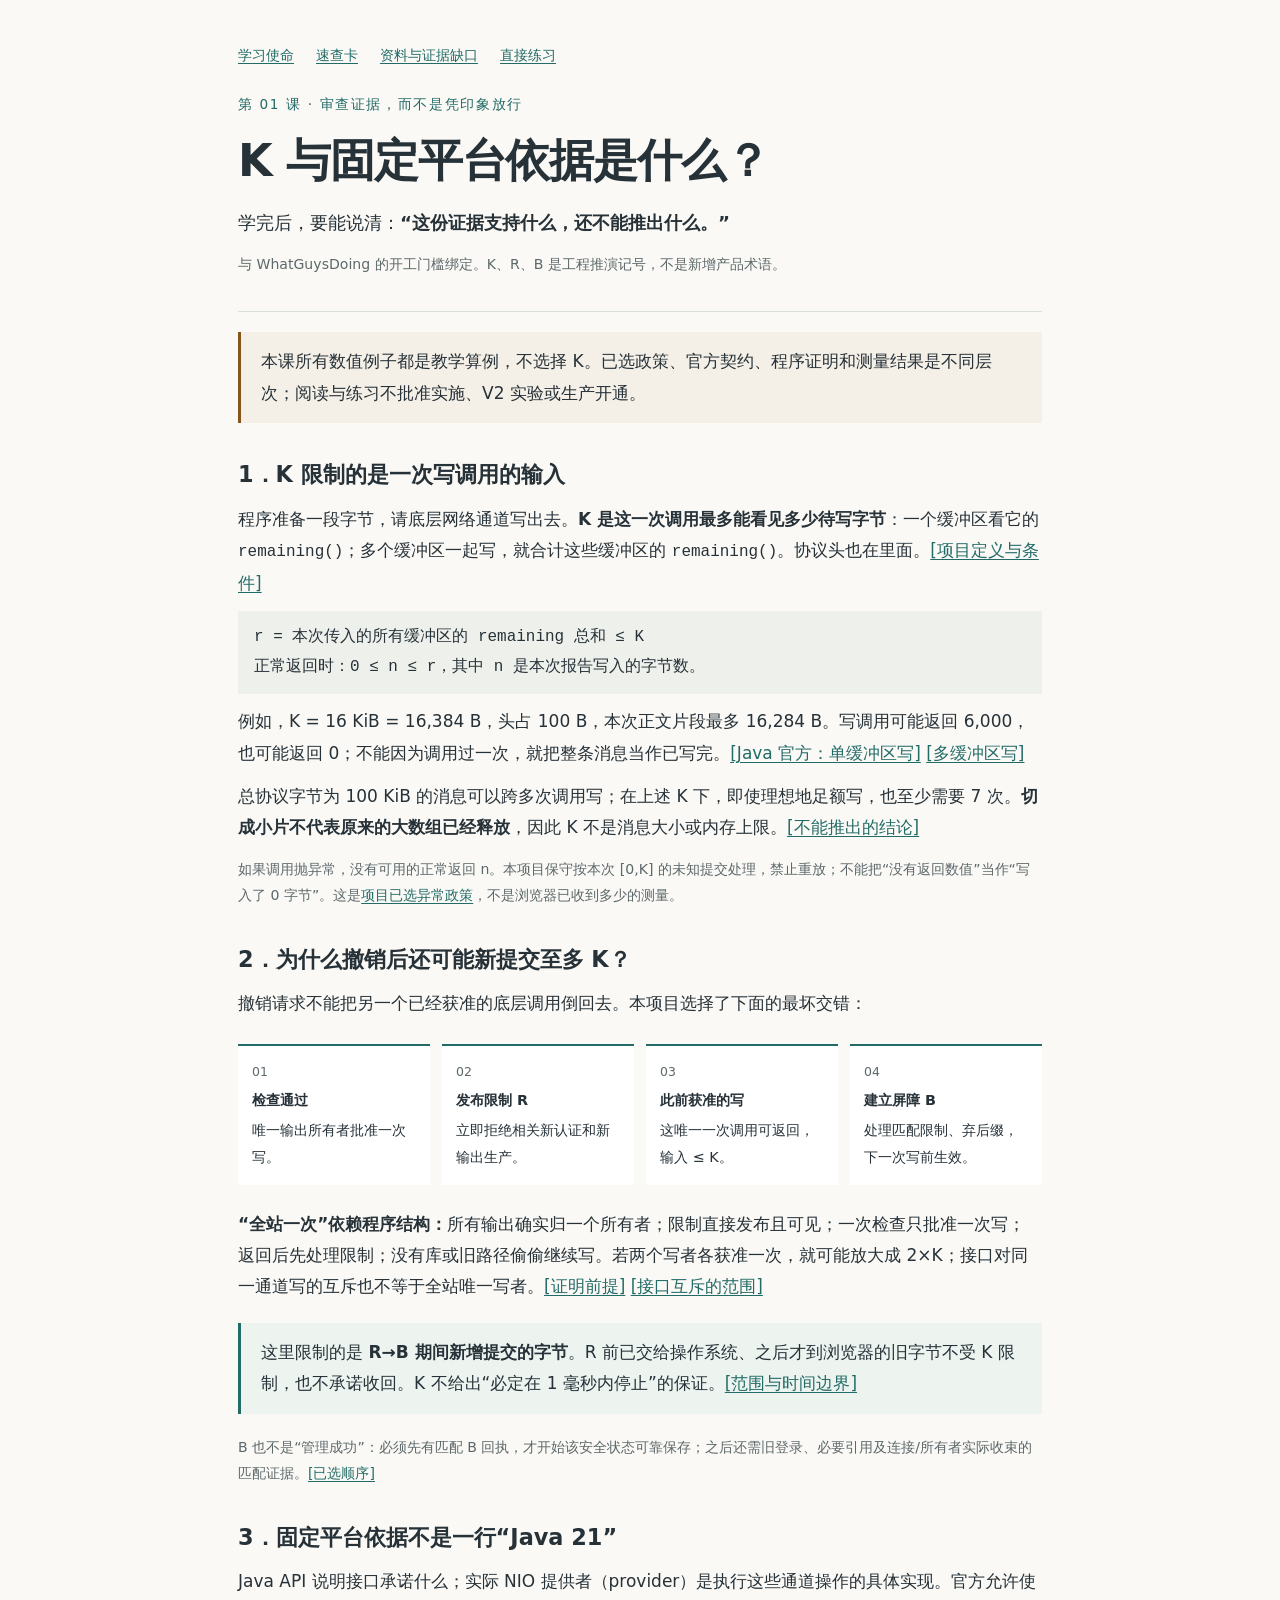
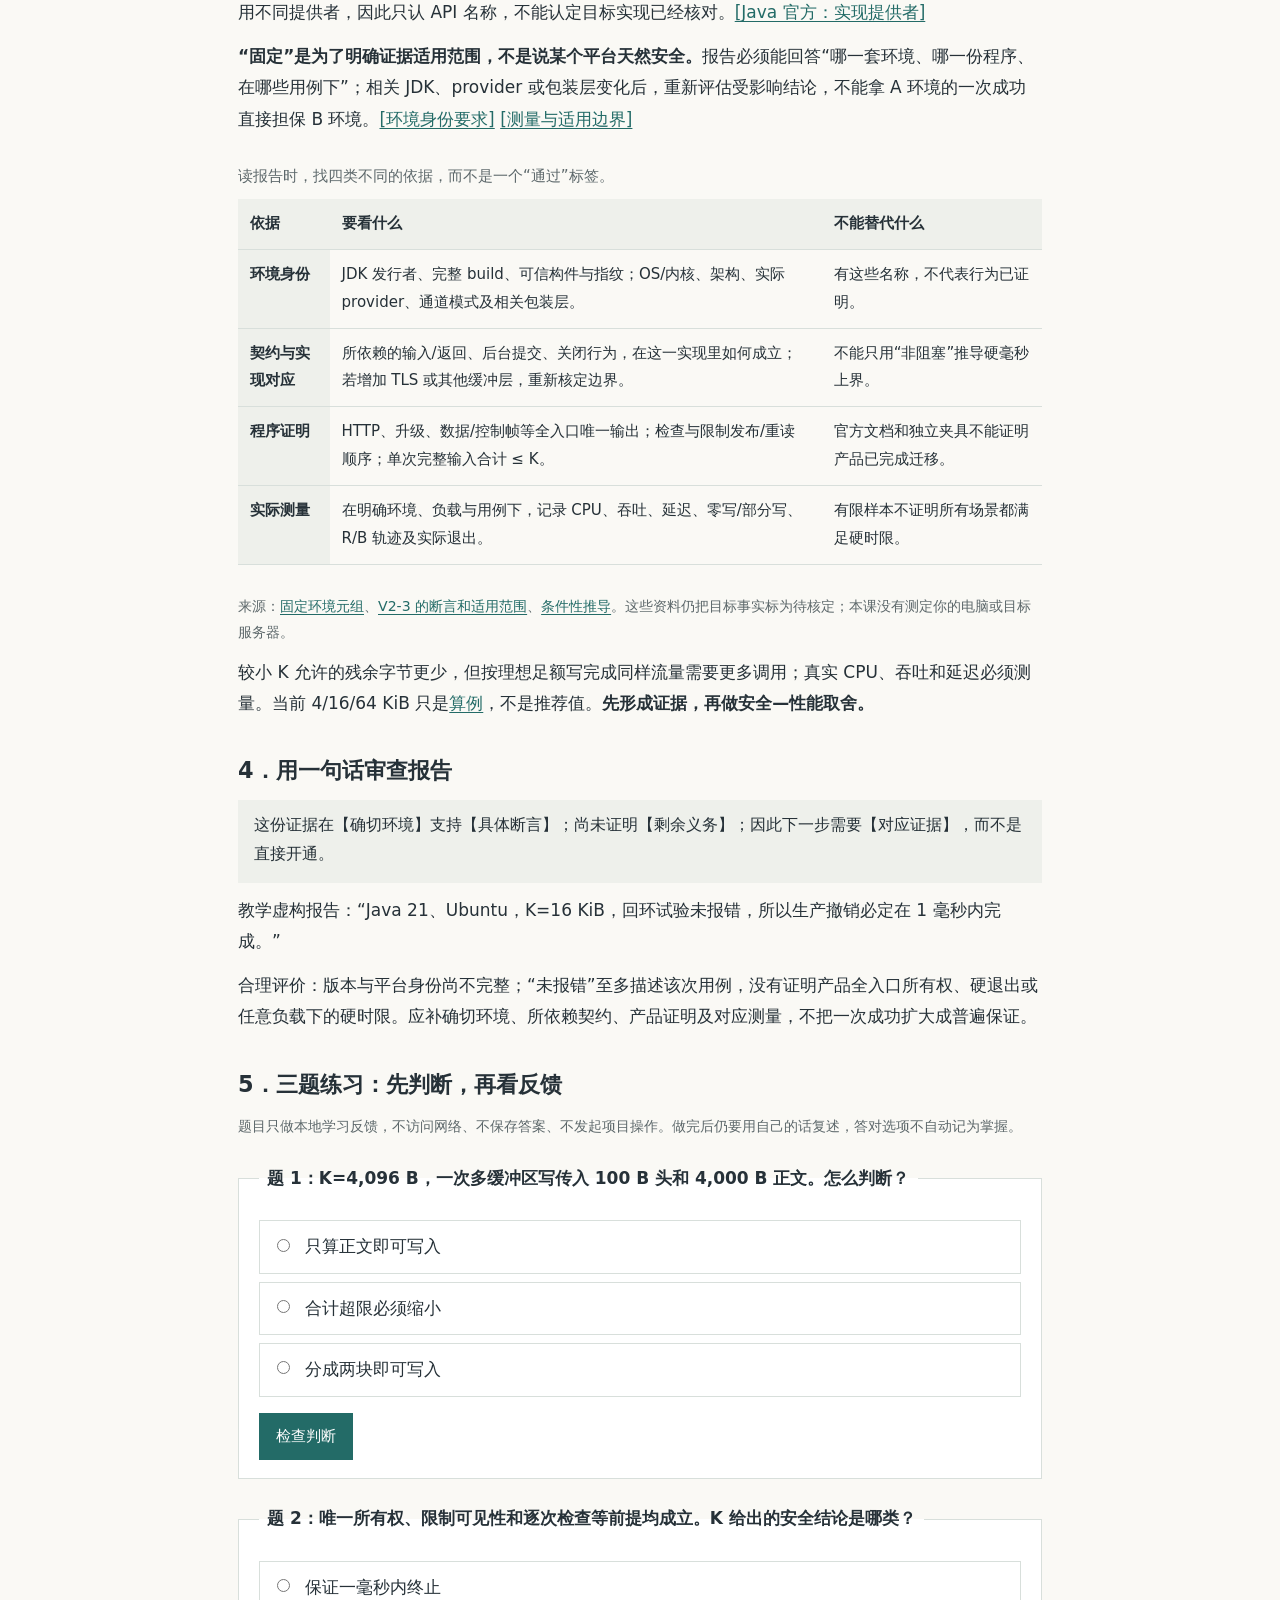
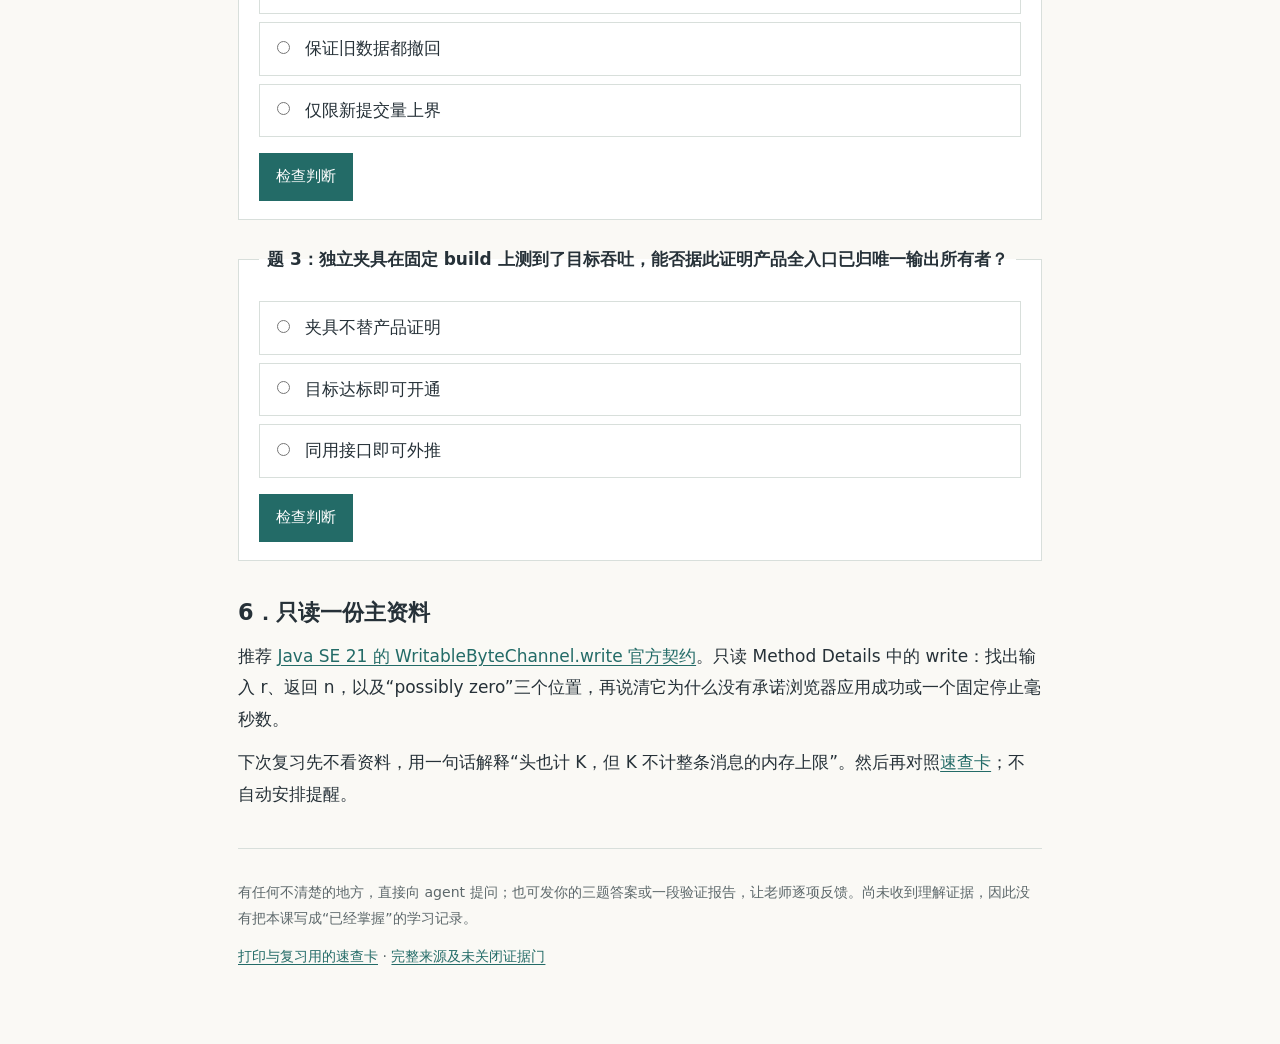
<file: lessons/0001-k-and-platform-evidence.html>
<!doctype html>
<html lang="zh-CN">
<head>
  <meta charset="utf-8">
  <meta name="viewport" content="width=device-width, initial-scale=1">
  <meta name="description" content="用三个判断题学习审查 K 与固定平台证据；不运行网络实验。">
  <title>第 01 课：K 与固定平台证据</title>
  <link rel="stylesheet" href="../assets/lesson.css">
  <script src="../assets/quiz.js" defer></script>
</head>
<body>
<main>
  <nav aria-label="教学导航">
    <a href="../MISSION.md">学习使命</a>
    <a href="../reference/k-and-platform-evidence.html#checklist">速查卡</a>
    <a href="../RESOURCES.md">资料与证据缺口</a>
    <a href="#practice">直接练习</a>
  </nav>
  <header>
    <p class="kicker">第 01 课 · 审查证据，而不是凭印象放行</p>
    <h1>K 与固定平台依据是什么？</h1>
    <p class="lead">学完后，要能说清：<strong>“这份证据支持什么，还不能推出什么。”</strong></p>
    <p class="meta">与 WhatGuysDoing 的开工门槛绑定。K、R、B 是工程推演记号，不是新增产品术语。</p>
  </header>

  <aside class="callout warning" aria-label="教学边界">
    <p>本课所有数值例子都是教学算例，不选择 K。已选政策、官方契约、程序证明和测量结果是不同层次；阅读与练习不批准实施、V2 实验或生产开通。</p>
  </aside>

  <section id="k">
    <h2>1．K 限制的是一次写调用的输入</h2>
    <p>程序准备一段字节，请底层网络通道写出去。<strong>K 是这一次调用最多能看见多少待写字节</strong>：一个缓冲区看它的 <code>remaining()</code>；多个缓冲区一起写，就合计这些缓冲区的 <code>remaining()</code>。协议头也在里面。<a href="../docs/observation-send-barrier-engineering.md#L118-L132">[项目定义与条件]</a></p>
    <p class="formula">r = 本次传入的所有缓冲区的 remaining 总和 ≤ K<br>正常返回时：0 ≤ n ≤ r，其中 n 是本次报告写入的字节数。</p>
    <p>例如，K = 16 KiB = 16,384 B，头占 100 B，本次正文片段最多 16,284 B。写调用可能返回 6,000，也可能返回 0；不能因为调用过一次，就把整条消息当作已写完。<a href="https://docs.oracle.com/en/java/javase/21/docs/api/java.base/java/nio/channels/WritableByteChannel.html#write(java.nio.ByteBuffer)">[Java 官方：单缓冲区写]</a> <a href="https://docs.oracle.com/en/java/javase/21/docs/api/java.base/java/nio/channels/GatheringByteChannel.html">[多缓冲区写]</a></p>
    <p>总协议字节为 100 KiB 的消息可以跨多次调用写；在上述 K 下，即使理想地足额写，也至少需要 7 次。<strong>切成小片不代表原来的大数组已经释放</strong>，因此 K 不是消息大小或内存上限。<a href="../docs/observation-send-barrier-engineering.md#L136-L141">[不能推出的结论]</a></p>
    <p class="small">如果调用抛异常，没有可用的正常返回 n。本项目保守按本次 [0,K] 的未知提交处理，禁止重放；不能把“没有返回数值”当作“写入了 0 字节”。这是<a href="../docs/adr/0010-single-owner-send-barrier.md#L7-L11">项目已选异常政策</a>，不是浏览器已收到多少的测量。</p>
  </section>

  <section id="barrier">
    <h2>2．为什么撤销后还可能新提交至多 K？</h2>
    <p>撤销请求不能把另一个已经获准的底层调用倒回去。本项目选择了下面的最坏交错：</p>
    <ol class="timeline" aria-label="限制与一次残余写的时序">
      <li><strong>检查通过</strong>唯一输出所有者批准一次写。</li>
      <li><strong>发布限制 R</strong>立即拒绝相关新认证和新输出生产。</li>
      <li><strong>此前获准的写</strong>这唯一一次调用可返回，输入 ≤ K。</li>
      <li><strong>建立屏障 B</strong>处理匹配限制、弃后缀，下一次写前生效。</li>
    </ol>
    <p><strong>“全站一次”依赖程序结构：</strong>所有输出确实归一个所有者；限制直接发布且可见；一次检查只批准一次写；返回后先处理限制；没有库或旧路径偷偷继续写。若两个写者各获准一次，就可能放大成 2×K；接口对同一通道写的互斥也不等于全站唯一写者。<a href="../docs/observation-send-barrier-engineering.md#L125-L132">[证明前提]</a> <a href="https://docs.oracle.com/en/java/javase/21/docs/api/java.base/java/nio/channels/WritableByteChannel.html">[接口互斥的范围]</a></p>
    <div class="callout">
      <p>这里限制的是 <strong>R→B 期间新增提交的字节</strong>。R 前已交给操作系统、之后才到浏览器的旧字节不受 K 限制，也不承诺收回。K 不给出“必定在 1 毫秒内停止”的保证。<a href="../docs/observation-send-barrier-engineering.md#L132-L141">[范围与时间边界]</a></p>
    </div>
    <p class="small">B 也不是“管理成功”：必须先有匹配 B 回执，才开始该安全状态可靠保存；之后还需旧登录、必要引用及连接/所有者实际收束的匹配证据。<a href="../docs/adr/0010-single-owner-send-barrier.md#L9-L11">[已选顺序]</a></p>
  </section>

  <section id="platform">
    <h2>3．固定平台依据不是一行“Java 21”</h2>
    <p>Java API 说明接口承诺什么；实际 NIO 提供者（provider）是执行这些通道操作的具体实现。官方允许使用不同提供者，因此只认 API 名称，不能认定目标实现已经核对。<a href="https://docs.oracle.com/en/java/javase/21/docs/api/java.base/java/nio/channels/spi/SelectorProvider.html">[Java 官方：实现提供者]</a></p>
    <p><strong>“固定”是为了明确证据适用范围，不是说某个平台天然安全。</strong>报告必须能回答“哪一套环境、哪一份程序、在哪些用例下”；相关 JDK、provider 或包装层变化后，重新评估受影响结论，不能拿 A 环境的一次成功直接担保 B 环境。<a href="../docs/observation-verification-v2.md#L50-L59">[环境身份要求]</a> <a href="../docs/observation-verification-v2.md#L107-L113">[测量与适用边界]</a></p>
    <div class="table-wrap">
      <table>
        <caption>读报告时，找四类不同的依据，而不是一个“通过”标签。</caption>
        <thead><tr><th scope="col">依据</th><th scope="col">要看什么</th><th scope="col">不能替代什么</th></tr></thead>
        <tbody>
          <tr><th scope="row">环境身份</th><td>JDK 发行者、完整 build、可信构件与指纹；OS/内核、架构、实际 provider、通道模式及相关包装层。</td><td>有这些名称，不代表行为已证明。</td></tr>
          <tr><th scope="row">契约与实现对应</th><td>所依赖的输入/返回、后台提交、关闭行为，在这一实现里如何成立；若增加 TLS 或其他缓冲层，重新核定边界。</td><td>不能只用“非阻塞”推导硬毫秒上界。</td></tr>
          <tr><th scope="row">程序证明</th><td>HTTP、升级、数据/控制帧等全入口唯一输出；检查与限制发布/重读顺序；单次完整输入合计 ≤ K。</td><td>官方文档和独立夹具不能证明产品已完成迁移。</td></tr>
          <tr><th scope="row">实际测量</th><td>在明确环境、负载与用例下，记录 CPU、吞吐、延迟、零写/部分写、R/B 轨迹及实际退出。</td><td>有限样本不证明所有场景都满足硬时限。</td></tr>
        </tbody>
      </table>
    </div>
    <p class="small">来源：<a href="../docs/observation-verification-v2.md#L50-L59">固定环境元组</a>、<a href="../docs/observation-verification-v2.md#L107-L113">V2-3 的断言和适用范围</a>、<a href="../docs/observation-send-barrier-engineering.md#L125-L141">条件性推导</a>。这些资料仍把目标事实标为待核定；本课没有测定你的电脑或目标服务器。</p>
    <p>较小 K 允许的残余字节更少，但按理想足额写完成同样流量需要更多调用；真实 CPU、吞吐和延迟必须测量。当前 4/16/64 KiB 只是<a href="../docs/observation-send-barrier-engineering.md#L191-L197">算例</a>，不是推荐值。<strong>先形成证据，再做安全—性能取舍。</strong></p>
  </section>

  <section id="review">
    <h2>4．用一句话审查报告</h2>
    <p class="formula">这份证据在【确切环境】支持【具体断言】；尚未证明【剩余义务】；因此下一步需要【对应证据】，而不是直接开通。</p>
    <p>教学虚构报告：“Java 21、Ubuntu，K=16 KiB，回环试验未报错，所以生产撤销必定在 1 毫秒内完成。”</p>
    <p>合理评价：版本与平台身份尚不完整；“未报错”至多描述该次用例，没有证明产品全入口所有权、硬退出或任意负载下的硬时限。应补确切环境、所依赖契约、产品证明及对应测量，不把一次成功扩大成普遍保证。</p>
  </section>

  <section id="practice">
    <h2>5．三题练习：先判断，再看反馈</h2>
    <p class="small">题目只做本地学习反馈，不访问网络、不保存答案、不发起项目操作。做完后仍要用自己的话复述，答对选项不自动记为掌握。</p>
    <noscript><p>当前脚本未启用；可口头回答，再查<a href="../reference/k-and-platform-evidence.html#checklist">速查卡</a>或把答案发给老师。</p></noscript>

    <fieldset data-quiz data-answer="b">
      <legend>题 1：K=4,096 B，一次多缓冲区写传入 100 B 头和 4,000 B 正文。怎么判断？</legend>
      <label class="choice"><input type="radio" name="q1" value="a"><span>只算正文即可写入</span></label>
      <label class="choice"><input type="radio" name="q1" value="b"><span>合计超限必须缩小</span></label>
      <label class="choice"><input type="radio" name="q1" value="c"><span>分成两块即可写入</span></label>
      <button type="button" data-check>检查判断</button>
      <p class="feedback" data-feedback role="status" aria-live="polite" aria-atomic="true"></p>
      <p data-solution hidden>合计是 4,100 B，超过 K。必须缩小本次暴露的总输入；在同一次调用里拆成两个缓冲区，不能绕过合计上限。</p>
    </fieldset>

    <fieldset data-quiz data-answer="c">
      <legend>题 2：唯一所有权、限制可见性和逐次检查等前提均成立。K 给出的安全结论是哪类？</legend>
      <label class="choice"><input type="radio" name="q2" value="a"><span>保证一毫秒内终止</span></label>
      <label class="choice"><input type="radio" name="q2" value="b"><span>保证旧数据都撤回</span></label>
      <label class="choice"><input type="radio" name="q2" value="c"><span>仅限新提交量上界</span></label>
      <button type="button" data-check>检查判断</button>
      <p class="feedback" data-feedback role="status" aria-live="polite" aria-atomic="true"></p>
      <p data-solution hidden>这些前提给出 R→B 全站至多一次、输入至多 K 的条件性包络。它不限制调度或调用完成毫秒数，也不收回 R 前已交操作系统的旧字节。</p>
    </fieldset>

    <fieldset data-quiz data-answer="a">
      <legend>题 3：独立夹具在固定 build 上测到了目标吞吐，能否据此证明产品全入口已归唯一输出所有者？</legend>
      <label class="choice"><input type="radio" name="q3" value="a"><span>夹具不替产品证明</span></label>
      <label class="choice"><input type="radio" name="q3" value="b"><span>目标达标即可开通</span></label>
      <label class="choice"><input type="radio" name="q3" value="c"><span>同用接口即可外推</span></label>
      <button type="button" data-check>检查判断</button>
      <p class="feedback" data-feedback role="status" aria-live="polite" aria-atomic="true"></p>
      <p data-solution hidden>夹具测量只支持其明确环境与用例下的结果。产品的全部写入路径、旧任务、关闭及控制帧还需单独证明；吞吐测量也不替代完整验收或开通许可。</p>
    </fieldset>
  </section>

  <section id="read-next">
    <h2>6．只读一份主资料</h2>
    <p>推荐 <a href="https://docs.oracle.com/en/java/javase/21/docs/api/java.base/java/nio/channels/WritableByteChannel.html#write(java.nio.ByteBuffer)">Java SE 21 的 WritableByteChannel.write 官方契约</a>。只读 Method Details 中的 write：找出输入 r、返回 n，以及“possibly zero”三个位置，再说清它为什么没有承诺浏览器应用成功或一个固定停止毫秒数。</p>
    <p>下次复习先不看资料，用一句话解释“头也计 K，但 K 不计整条消息的内存上限”。然后再对照<a href="../reference/k-and-platform-evidence.html#boundaries">速查卡</a>；不自动安排提醒。</p>
  </section>

  <footer>
    <p>有任何不清楚的地方，直接向 agent 提问；也可发你的三题答案或一段验证报告，让老师逐项反馈。尚未收到理解证据，因此没有把本课写成“已经掌握”的学习记录。</p>
    <p><a href="../reference/k-and-platform-evidence.html#sources">打印与复习用的速查卡</a> · <a href="../RESOURCES.md">完整来源及未关闭证据门</a></p>
  </footer>
</main>
</body>
</html>
</file>
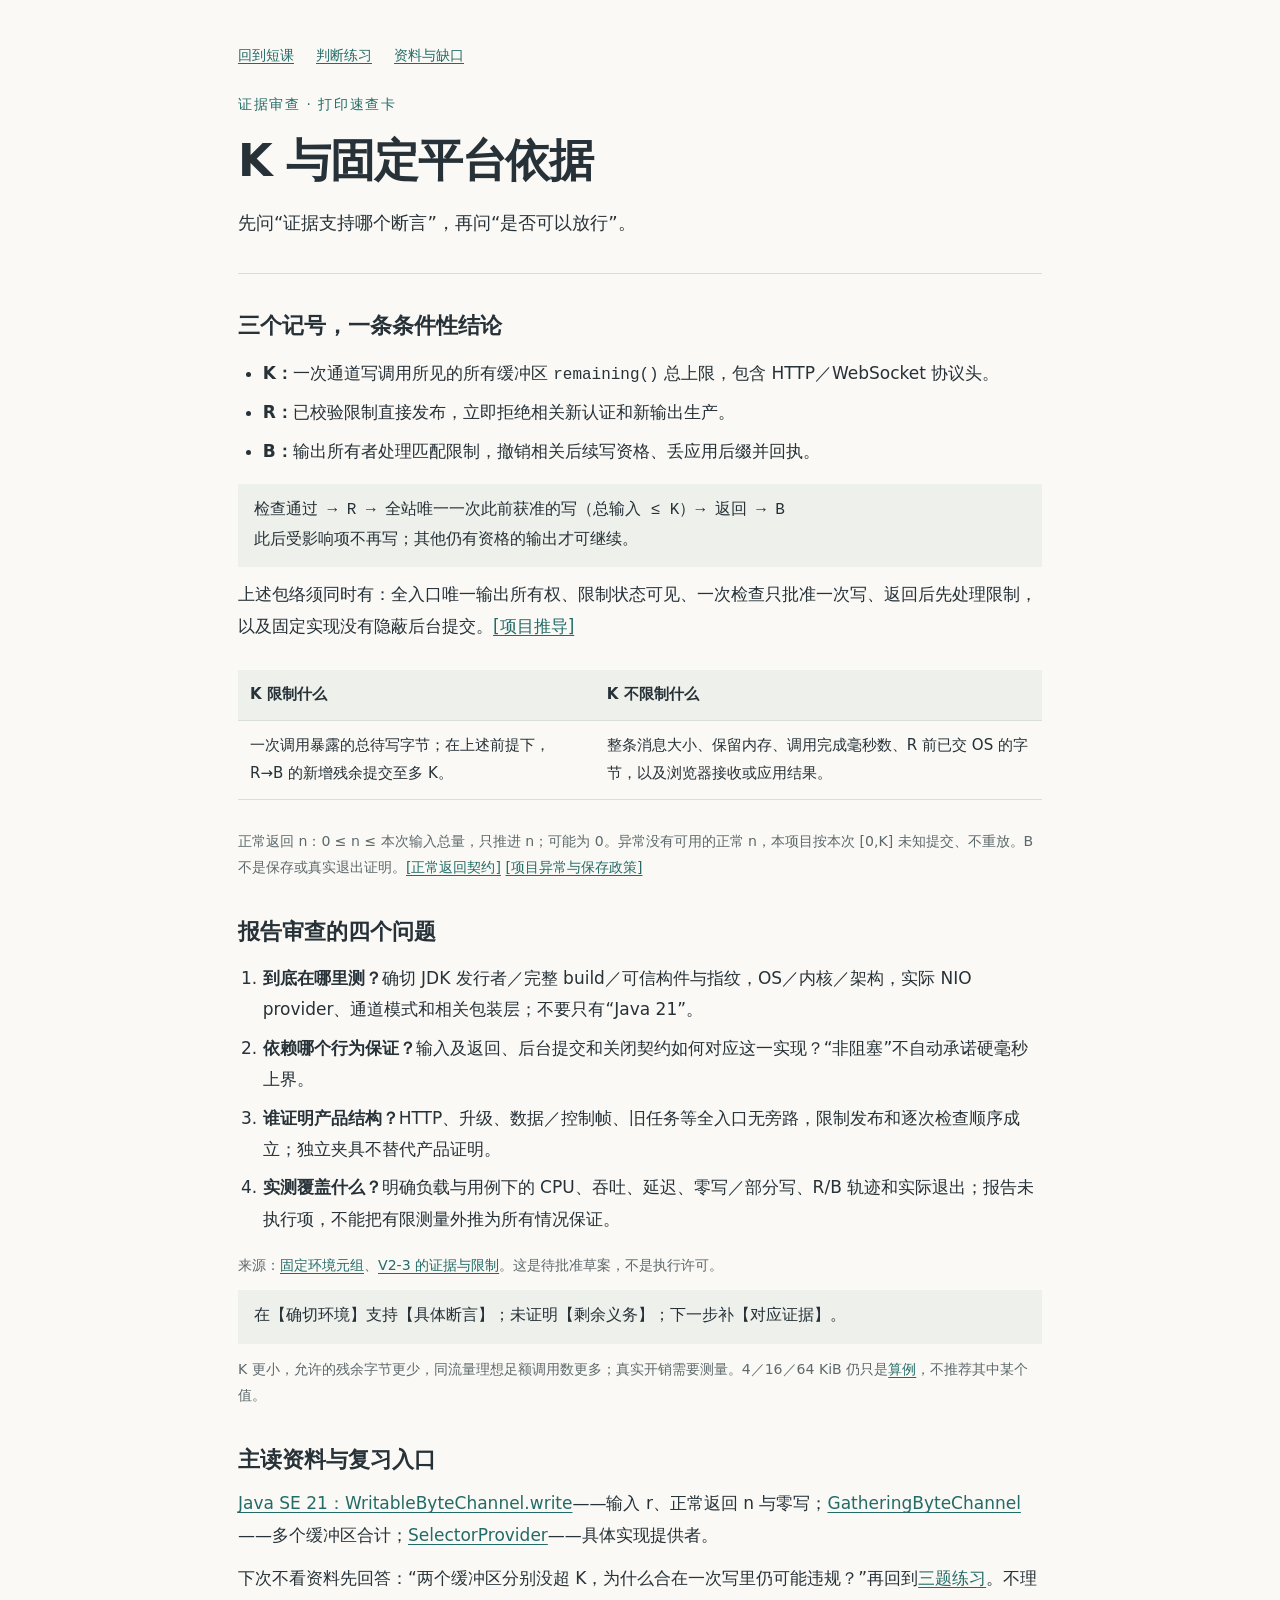
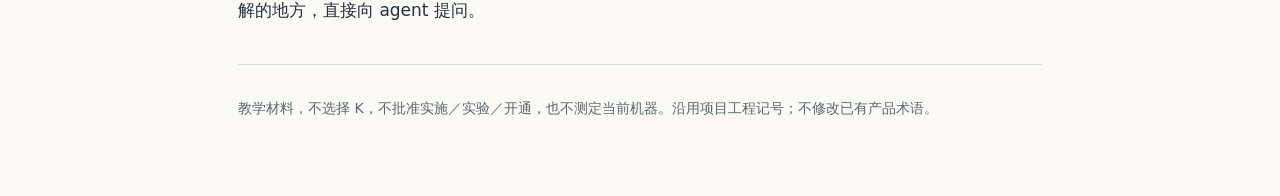
<file: reference/k-and-platform-evidence.html>
<!doctype html>
<html lang="zh-CN">
<head>
  <meta charset="utf-8">
  <meta name="viewport" content="width=device-width, initial-scale=1">
  <meta name="description" content="K、R/B 条件性包络与固定平台证据的打印速查卡。">
  <title>速查卡：K 与固定平台证据</title>
  <link rel="stylesheet" href="../assets/lesson.css">
</head>
<body>
<main>
  <nav aria-label="教学导航">
    <a href="../lessons/0001-k-and-platform-evidence.html#k">回到短课</a>
    <a href="../lessons/0001-k-and-platform-evidence.html#practice">判断练习</a>
    <a href="../RESOURCES.md">资料与缺口</a>
  </nav>
  <header>
    <p class="kicker">证据审查 · 打印速查卡</p>
    <h1>K 与固定平台依据</h1>
    <p class="lead">先问“证据支持哪个断言”，再问“是否可以放行”。</p>
  </header>

  <section id="boundaries">
    <h2>三个记号，一条条件性结论</h2>
    <ul>
      <li><strong>K：</strong>一次通道写调用所见的所有缓冲区 <code>remaining()</code> 总上限，包含 HTTP／WebSocket 协议头。</li>
      <li><strong>R：</strong>已校验限制直接发布，立即拒绝相关新认证和新输出生产。</li>
      <li><strong>B：</strong>输出所有者处理匹配限制，撤销相关后续写资格、丢应用后缀并回执。</li>
    </ul>
    <p class="formula">检查通过 → R → 全站唯一一次此前获准的写（总输入 ≤ K）→ 返回 → B<br>此后受影响项不再写；其他仍有资格的输出才可继续。</p>
    <p>上述包络须同时有：全入口唯一输出所有权、限制状态可见、一次检查只批准一次写、返回后先处理限制，以及固定实现没有隐蔽后台提交。<a href="../docs/observation-send-barrier-engineering.md#L125-L132">[项目推导]</a></p>
    <div class="table-wrap">
      <table>
        <thead><tr><th scope="col">K 限制什么</th><th scope="col">K 不限制什么</th></tr></thead>
        <tbody>
          <tr><td>一次调用暴露的总待写字节；在上述前提下，R→B 的新增残余提交至多 K。</td><td>整条消息大小、保留内存、调用完成毫秒数、R 前已交 OS 的字节，以及浏览器接收或应用结果。</td></tr>
        </tbody>
      </table>
    </div>
    <p class="small">正常返回 n：0 ≤ n ≤ 本次输入总量，只推进 n；可能为 0。异常没有可用的正常 n，本项目按本次 [0,K] 未知提交、不重放。B 不是保存或真实退出证明。<a href="https://docs.oracle.com/en/java/javase/21/docs/api/java.base/java/nio/channels/WritableByteChannel.html#write(java.nio.ByteBuffer)">[正常返回契约]</a> <a href="../docs/adr/0010-single-owner-send-barrier.md#L7-L11">[项目异常与保存政策]</a></p>
  </section>

  <section id="checklist">
    <h2>报告审查的四个问题</h2>
    <ol>
      <li><strong>到底在哪里测？</strong>确切 JDK 发行者／完整 build／可信构件与指纹，OS／内核／架构，实际 NIO provider、通道模式和相关包装层；不要只有“Java 21”。</li>
      <li><strong>依赖哪个行为保证？</strong>输入及返回、后台提交和关闭契约如何对应这一实现？“非阻塞”不自动承诺硬毫秒上界。</li>
      <li><strong>谁证明产品结构？</strong>HTTP、升级、数据／控制帧、旧任务等全入口无旁路，限制发布和逐次检查顺序成立；独立夹具不替代产品证明。</li>
      <li><strong>实测覆盖什么？</strong>明确负载与用例下的 CPU、吞吐、延迟、零写／部分写、R/B 轨迹和实际退出；报告未执行项，不能把有限测量外推为所有情况保证。</li>
    </ol>
    <p class="small">来源：<a href="../docs/observation-verification-v2.md#L50-L59">固定环境元组</a>、<a href="../docs/observation-verification-v2.md#L107-L113">V2-3 的证据与限制</a>。这是待批准草案，不是执行许可。</p>
    <p class="formula">在【确切环境】支持【具体断言】；未证明【剩余义务】；下一步补【对应证据】。</p>
    <p class="small">K 更小，允许的残余字节更少，同流量理想足额调用数更多；真实开销需要测量。4／16／64 KiB 仍只是<a href="../docs/observation-send-barrier-engineering.md#L191-L197">算例</a>，不推荐其中某个值。</p>
  </section>

  <section id="sources">
    <h2>主读资料与复习入口</h2>
    <p><a href="https://docs.oracle.com/en/java/javase/21/docs/api/java.base/java/nio/channels/WritableByteChannel.html#write(java.nio.ByteBuffer)">Java SE 21：WritableByteChannel.write</a>——输入 r、正常返回 n 与零写；<a href="https://docs.oracle.com/en/java/javase/21/docs/api/java.base/java/nio/channels/GatheringByteChannel.html">GatheringByteChannel</a>——多个缓冲区合计；<a href="https://docs.oracle.com/en/java/javase/21/docs/api/java.base/java/nio/channels/spi/SelectorProvider.html">SelectorProvider</a>——具体实现提供者。</p>
    <p>下次不看资料先回答：“两个缓冲区分别没超 K，为什么合在一次写里仍可能违规？”再回到<a href="../lessons/0001-k-and-platform-evidence.html#practice">三题练习</a>。不理解的地方，直接向 agent 提问。</p>
  </section>
  <footer>
    <p>教学材料，不选择 K，不批准实施／实验／开通，也不测定当前机器。沿用项目工程记号；不修改已有产品术语。</p>
  </footer>
</main>
</body>
</html>
</file>
<file: assets/lesson.css>
/* Shared, offline-first teaching layout. No remote fonts or image assets. */
:root {
  color-scheme: light;
  --ink: #263138;
  --muted: #5d686b;
  --paper: #faf9f5;
  --accent: #236b67;
  --line: #d8dfdb;
  --tint: #edf4f0;
  --warn: #86551d;
}
* { box-sizing: border-box; }
body {
  margin: 0;
  background: var(--paper);
  color: var(--ink);
  font-family: system-ui, -apple-system, "Segoe UI", "Microsoft YaHei", sans-serif;
  font-size: 17px;
  line-height: 1.85;
}
main { max-width: 860px; margin: 0 auto; padding: 42px 28px 64px; }
nav, .meta, .small { font-size: .88rem; color: var(--muted); }
nav { display: flex; flex-wrap: wrap; gap: 8px 22px; }
a { color: var(--accent); text-underline-offset: .2em; }
a:hover { text-decoration-thickness: 2px; }
h1, h2, h3 { line-height: 1.35; font-weight: 650; }
h1 { font-size: clamp(1.9rem, 5vw, 2.8rem); letter-spacing: -.025em; margin: 14px 0; }
h2 { font-size: 1.4rem; margin: 36px 0 14px; }
h3 { font-size: 1.08rem; margin: 22px 0 10px; }
p { margin: 12px 0; }
header { padding-bottom: 22px; border-bottom: 1px solid var(--line); }
.kicker { color: var(--accent); font-size: .85rem; letter-spacing: .12em; margin-top: 24px; }
.lead { font-size: 1.14rem; }
.callout { border-left: 3px solid var(--accent); background: var(--tint); padding: 14px 20px; margin: 20px 0; }
.callout p:first-child { margin-top: 0; }
.callout p:last-child { margin-bottom: 0; }
.warning { border-left-color: var(--warn); background: #f5f0e7; }
code, .formula { font-family: ui-monospace, Consolas, monospace; font-size: .94em; }
.formula { display: block; padding: 12px 16px; background: #eef0eb; overflow-wrap: anywhere; }
.table-wrap { overflow-x: auto; }
table { width: 100%; border-collapse: collapse; font-size: .94rem; margin: 16px 0; }
caption { text-align: left; color: var(--muted); padding-bottom: 8px; }
th, td { text-align: left; vertical-align: top; padding: 11px 12px; border-bottom: 1px solid var(--line); }
th { font-weight: 650; background: #eef0eb; }
ul, ol { padding-left: 1.45em; }
li { margin: 7px 0; }
.timeline { display: grid; grid-template-columns: repeat(4, 1fr); gap: 12px; list-style: none; padding: 0; counter-reset: step; }
.timeline li { background: white; border-top: 2px solid var(--accent); padding: 14px; counter-increment: step; font-size: .9rem; }
.timeline li::before { content: counter(step, decimal-leading-zero); display: block; color: var(--muted); font-size: .78rem; }
.timeline strong { display: block; margin: 4px 0; }
fieldset { min-width: 0; margin: 24px 0; padding: 18px 20px; border: 1px solid var(--line); background: #fff; }
legend { padding: 0 8px; font-weight: 650; }
.choice { display: flex; gap: 12px; align-items: flex-start; padding: 10px 12px; margin: 8px 0; border: 1px solid var(--line); cursor: pointer; }
.choice input { flex: 0 0 auto; margin-top: .55em; accent-color: var(--accent); }
.choice:focus-within { outline: 2px solid var(--accent); outline-offset: 2px; }
button { border: 1px solid var(--accent); background: var(--accent); color: white; padding: 9px 16px; font: inherit; font-size: .94rem; cursor: pointer; margin-top: 8px; }
button:hover { background: #18544f; }
:focus-visible { outline: 3px solid #a65d20; outline-offset: 3px; }
.feedback { border-left: 3px solid var(--accent); padding: 8px 14px; margin-top: 14px; }
.feedback[data-result="retry"] { border-left-color: var(--warn); }
.feedback:empty { display: none; }
details { border-bottom: 1px solid var(--line); padding: 12px 0; }
summary { cursor: pointer; font-weight: 600; }
footer { margin-top: 38px; padding-top: 18px; border-top: 1px solid var(--line); color: var(--muted); font-size: .88rem; }
[hidden] { display: none !important; }
@media (max-width: 620px) {
  main { padding: 24px 18px 40px; }
  .timeline { grid-template-columns: repeat(2, 1fr); }
  th, td { padding: 9px 8px; }
}
@media print {
  body { background: white; font-size: 11pt; }
  main { max-width: none; padding: 0; }
  nav, button, .screen-only { display: none; }
  .callout, th, .formula { background: transparent; }
  fieldset, tr, .callout, .timeline li { break-inside: avoid; }
  h2, h3 { break-after: avoid; }
  a { color: inherit; }
}
</file>
